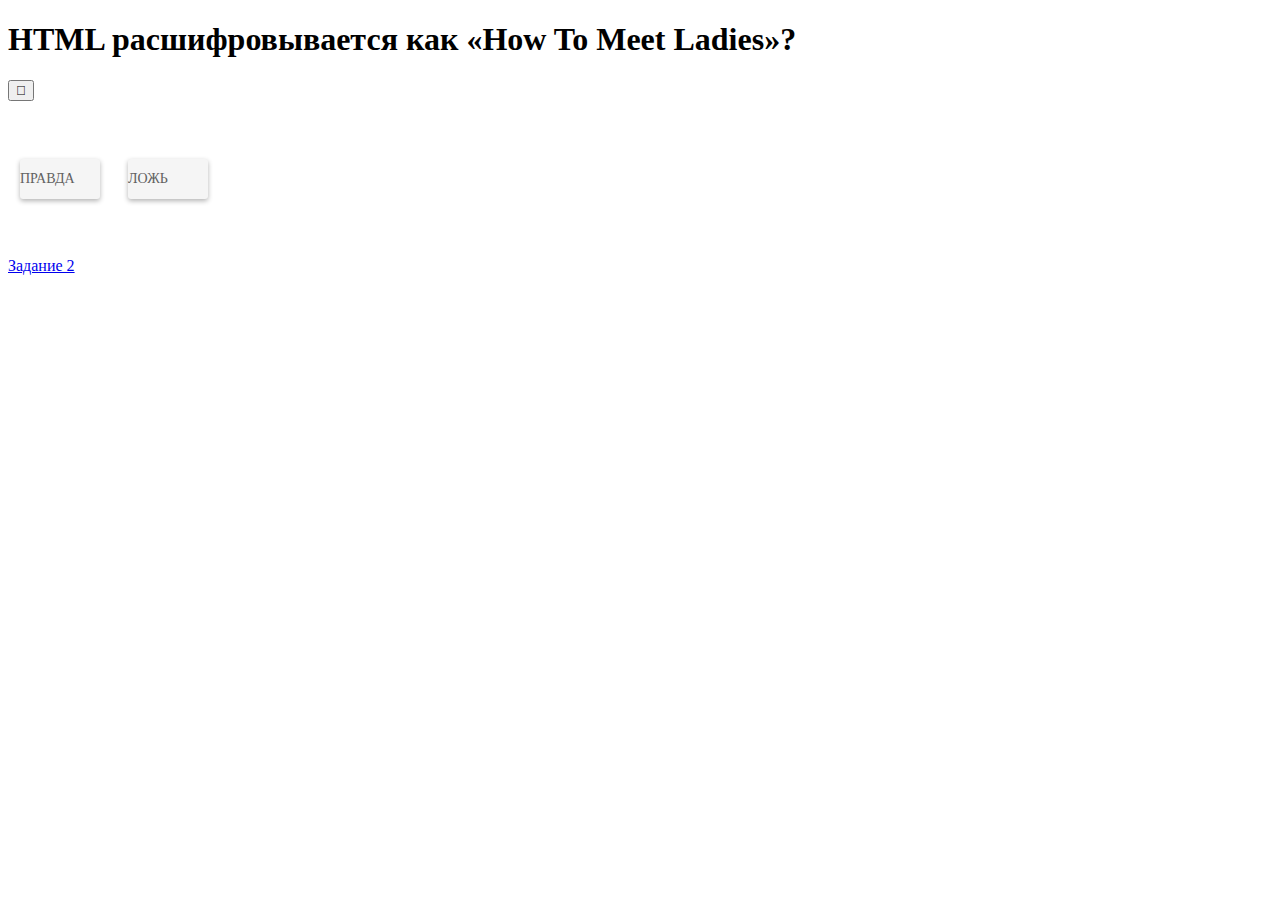
<file: markup/animation/index.html>
<!DOCTYPE html>
<html lang="ru">
  <head>
    <title>"Бумажные" кнопки</title>
    <meta charset="utf-8">
    <link rel="stylesheet" href="styles/index.css" type="text/css">
  </head>
  <body class="blue-theme">
    <section class="card">
      <h1 class="question"><span>HTML расшифровывается как «How To Meet Ladies»?</span></h1>
      <form class="answers" action="localhost" method="post">
        <button class="fab" type="submit">&#58882;</button>
        <div class="yes-no-selector">
          <div class="paper-btn paper-btn-true">
            
            <input type="radio" name="answer" id="yes-answer">
            <label for="yes-answer">Правда</label>
           
          </div>
          <div class="paper-btn paper-btn-false">
            
            <input type="radio" name="answer" id="no-answer">
            <label for="no-answer">Ложь</label>
           
          </div>
        </div>
      </form>
      <a href="pages/task2.html">Задание 2</a>
    </section>
  </body>
</html>
</file>
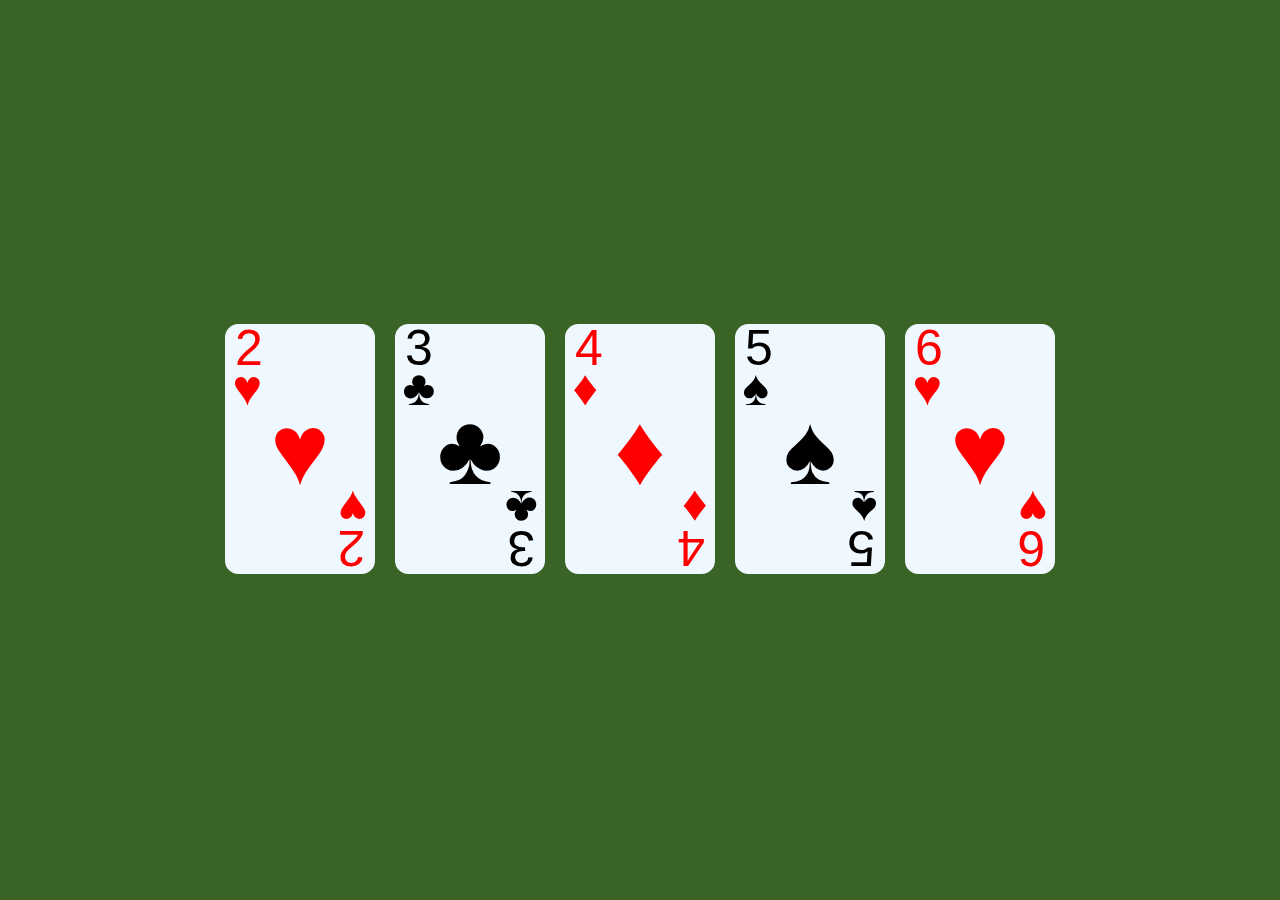
<file: markup/cards/index.html>
<!DOCTYPE html>
<html lang="en">
<head>
    <meta charset="UTF-8">
    <meta name="viewport" content="width=device-width, initial-scale=1.0">
    <link rel="stylesheet" href="styles/main.css" type="text/css">
    <title>Document</title>
</head>
<body>
    <div class="deck">
        <div class="card">
            <div class="suit red top" number = '2'>♥</div>
            <div class="suit red center">♥</div>
            <div class="suit red bottom" number = '2'>♥</div>
        </div>
    </div>
    <div class="deck">
        <div class="card">
            <div class="suit black top" number = '3'>♣</div>
            <div class="suit black center">♣</div>
            <div class="suit black bottom" number = '3'>♣</div>
        </div>
    </div>
    <div class="deck">
        <div class="card">
            <div class="suit red top" number = '4'>♦</div>
            <div class="suit red center">♦</div>
            <div class="suit red bottom" number = '4'>♦</div>
        </div>
    </div>
    <div class="deck">
        <div class="card">
            <div class="suit black top" number = '5'>♠</div>
            <div class="suit black center">♠</div>
            <div class="suit black bottom" number = '5'>♠</div>
        </div>
    </div>
    <div class="deck">
        <div class="card">
            <div class="suit red top" number = '6'>♥</div>
            <div class="suit red center">♥</div>
            <div class="suit red bottom" number = '6'>♥</div>
        </div>
    </div>
</body>
</html>
</file>
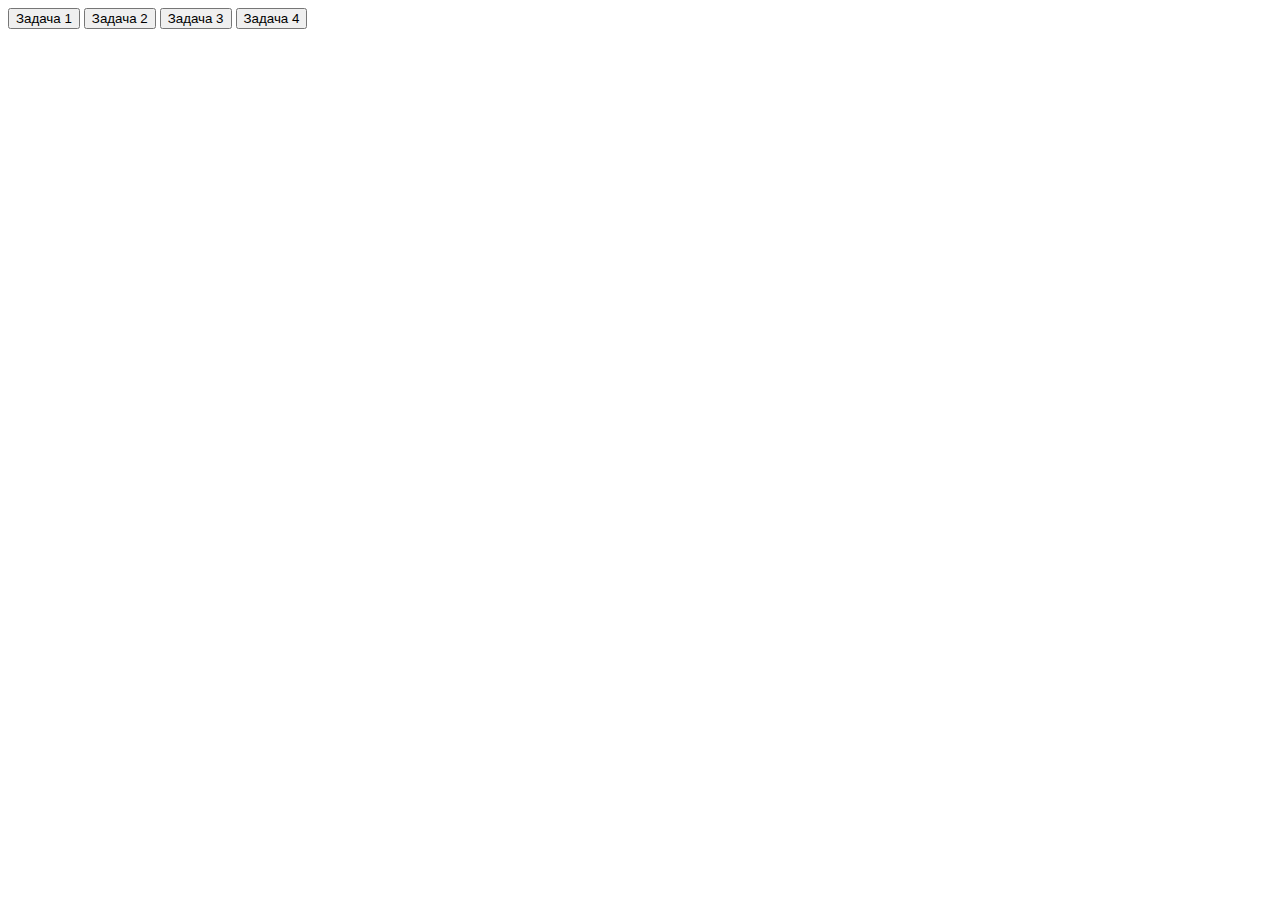
<file: markup/javascript_beginning/index.html>
<!DOCTYPE html>
<html>
<body>
  <button onclick="Task1()">Задача 1</button>
  <button onclick="Task2()">Задача 2</button>
  <button onclick="Task3()">Задача 3</button>
  <button onclick="Task4()">Задача 4</button>

  <script src="scripts/index.js">
  </script>
</body>
</html>
</file>
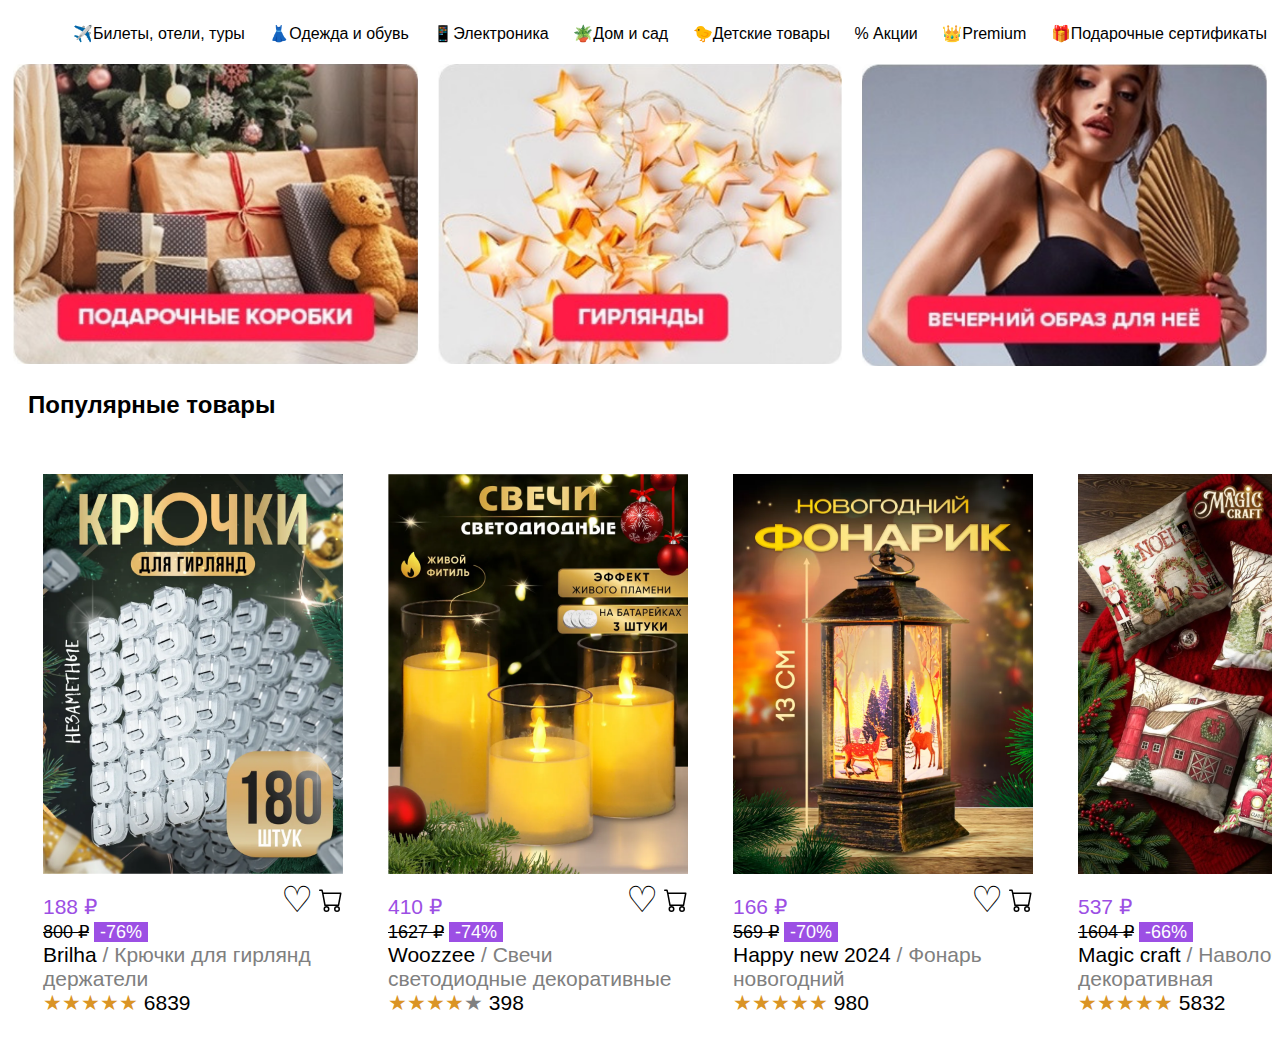
<file: markup/media/index.html>
<!DOCTYPE html>
<html lang="en">
<head>
    <meta charset="UTF-8">
    <meta name="viewport" content="width=device-width, initial-scale=1.0">
    <link rel="stylesheet" href="styles/main.css" type="text/css">
    <title>Document</title>
</head>
<body>
    <header>
        <nav>
            <input type="checkbox" id="ham-check" />
                <label for="ham-check" class="ham-button">
                    <span></span>
                </label>
                <ul class="header-links">
                    <li emoji = '✈️'>Билеты, отели, туры</li>
                    <li emoji = '👗'>Одежда и обувь</li>
                    <li emoji = '📱'>Электроника</li>
                    <li emoji = '🪴'>Дом и сад</li>
                    <li emoji = '🐤'>Детские товары</li>
                    <li emoji = '% '>Акции</li>
                    <li emoji = '👑'>Premium</li>
                    <li emoji = '🎁'>Подарочные сертификаты</li>
                </ul>
        </nav>
    </header>

    <main class="grid-container">
        <div class="grid-baner">
            <img src="images/present-boxes.png" class='baners-img'>
            <img src="images/lights.png" class='baners-img'>
            <img src="images/dresses.png" class='baners-img'>
        </div>
        <h2 class = "theme">Популярные товары</h2>
        <div class="products-container">
            <div class="card">
                <div class="image"><img src="images/1.jpg"></div>
                <div class="price-and-basket">
                    <div class="price"><p>188 &#8381;</p></div>
                    <div class="basket">
                        <span class='heart'>&#x2661;</span>
                        <svg xmlns="http://www.w3.org/2000/svg" width="24" height="24" fill="currentColor" class="bi bi-cart" viewBox="0 0 16 16">
                            <path d="M0 1.5A.5.5 0 0 1 .5 1H2a.5.5 0 0 1 .485.379L2.89 3H14.5a.5.5 0 0 1 .491.592l-1.5 8A.5.5 0 0 1 13 12H4a.5.5 0 0 1-.491-.408L2.01 3.607 1.61 2H.5a.5.5 0 0 1-.5-.5zM3.102 4l1.313 7h8.17l1.313-7H3.102zM5 12a2 2 0 1 0 0 4 2 2 0 0 0 0-4zm7 0a2 2 0 1 0 0 4 2 2 0 0 0 0-4zm-7 1a1 1 0 1 1 0 2 1 1 0 0 1 0-2zm7 0a1 1 0 1 1 0 2 1 1 0 0 1 0-2z"/>
                        </svg>
                    </div>
                </div>
                <div class="discount">
                    <span class="old-price">800 &#8381;</span> <span class="discount-value">-76%</span>
                </div>
                <div class="name">
                    <span class="maker">Brilha</span><span class="item-name"> / Крючки для гирлянд держатели</span>
                </div>
                <div class="rate"><span class="star-yellow">&starf;&starf;&starf;&starf;&starf;</span><span class="star-grey"></span> 6839</div>
            </div>

            <div class="card">
                <div class="image"><img src="images/2.jpg"></div>
                <div class="price-and-basket">
                    <div class="price"><p>410 &#8381;</p></div>
                    <div class="basket">
                        <span class='heart'>&#x2661;</span>
                        <svg xmlns="http://www.w3.org/2000/svg" width="24" height="24" fill="currentColor" class="bi bi-cart" viewBox="0 0 16 16">
                            <path d="M0 1.5A.5.5 0 0 1 .5 1H2a.5.5 0 0 1 .485.379L2.89 3H14.5a.5.5 0 0 1 .491.592l-1.5 8A.5.5 0 0 1 13 12H4a.5.5 0 0 1-.491-.408L2.01 3.607 1.61 2H.5a.5.5 0 0 1-.5-.5zM3.102 4l1.313 7h8.17l1.313-7H3.102zM5 12a2 2 0 1 0 0 4 2 2 0 0 0 0-4zm7 0a2 2 0 1 0 0 4 2 2 0 0 0 0-4zm-7 1a1 1 0 1 1 0 2 1 1 0 0 1 0-2zm7 0a1 1 0 1 1 0 2 1 1 0 0 1 0-2z"/>
                        </svg>
                    </div>
                </div>
                <div class="discount">
                    <span class="old-price">1627 &#8381;</span> <span class="discount-value">-74%</span>
                </div>
                <div class="name">
                    <span class="maker">Woozzee</span><span class="item-name"> / Свечи светодиодные декоративные</span>
                </div>
                <div class="rate"><span class="star-yellow">&starf;&starf;&starf;&starf;</span><span class="star-grey">&starf;</span> 398</div>
            </div>

            <div class="card">
                <div class="image"><img src="images/3.jpg"></div>
                <div class="price-and-basket">
                    <div class="price"><p>166 &#8381;</p></div>
                    <div class="basket">
                        <span class='heart'>&#x2661;</span>
                        <svg xmlns="http://www.w3.org/2000/svg" width="24" height="24" fill="currentColor" class="bi bi-cart" viewBox="0 0 16 16">
                            <path d="M0 1.5A.5.5 0 0 1 .5 1H2a.5.5 0 0 1 .485.379L2.89 3H14.5a.5.5 0 0 1 .491.592l-1.5 8A.5.5 0 0 1 13 12H4a.5.5 0 0 1-.491-.408L2.01 3.607 1.61 2H.5a.5.5 0 0 1-.5-.5zM3.102 4l1.313 7h8.17l1.313-7H3.102zM5 12a2 2 0 1 0 0 4 2 2 0 0 0 0-4zm7 0a2 2 0 1 0 0 4 2 2 0 0 0 0-4zm-7 1a1 1 0 1 1 0 2 1 1 0 0 1 0-2zm7 0a1 1 0 1 1 0 2 1 1 0 0 1 0-2z"/>
                        </svg>
                    </div>
                </div>
                <div class="discount">
                    <span class="old-price">569 &#8381;</span> <span class="discount-value">-70%</span>
                </div>
                <div class="name">
                    <span class="maker">Happy new 2024</span><span class="item-name"> / Фонарь новогодний</span>
                </div>
                <div class="rate"><span class="star-yellow">&starf;&starf;&starf;&starf;&starf;</span><span class="star-grey"></span> 980</div>
            </div>

            <div class="card">
                <div class="image"><img src="images/4.jpg"></div>
                <div class="price-and-basket">
                    <div class="price"><p>537 &#8381;</p></div>
                    <div class="basket">
                        <span class='heart'>&#x2661;</span>
                        <svg xmlns="http://www.w3.org/2000/svg" width="24" height="24" fill="currentColor" class="bi bi-cart" viewBox="0 0 16 16">
                            <path d="M0 1.5A.5.5 0 0 1 .5 1H2a.5.5 0 0 1 .485.379L2.89 3H14.5a.5.5 0 0 1 .491.592l-1.5 8A.5.5 0 0 1 13 12H4a.5.5 0 0 1-.491-.408L2.01 3.607 1.61 2H.5a.5.5 0 0 1-.5-.5zM3.102 4l1.313 7h8.17l1.313-7H3.102zM5 12a2 2 0 1 0 0 4 2 2 0 0 0 0-4zm7 0a2 2 0 1 0 0 4 2 2 0 0 0 0-4zm-7 1a1 1 0 1 1 0 2 1 1 0 0 1 0-2zm7 0a1 1 0 1 1 0 2 1 1 0 0 1 0-2z"/>
                        </svg>
                    </div>
                </div>
                <div class="discount">
                    <span class="old-price">1604 &#8381;</span> <span class="discount-value">-66%</span>
                </div>
                <div class="name">
                    <span class="maker">Magic craft</span><span class="item-name"> / Наволочка декоративная</span>
                </div>
                <div class="rate"><span class="star-yellow">&starf;&starf;&starf;&starf;&starf;</span><span class="star-grey"></span> 5832</div>
            </div>

            <div class="card">
                <div class="image"><img src="images/5.jpg"></div>
                <div class="price-and-basket">
                    <div class="price"><p>148 &#8381;</p></div>
                    <div class="basket">
                        <span class='heart'>&#x2661;</span>
                        <svg xmlns="http://www.w3.org/2000/svg" width="24" height="24" fill="currentColor" class="bi bi-cart" viewBox="0 0 16 16">
                            <path d="M0 1.5A.5.5 0 0 1 .5 1H2a.5.5 0 0 1 .485.379L2.89 3H14.5a.5.5 0 0 1 .491.592l-1.5 8A.5.5 0 0 1 13 12H4a.5.5 0 0 1-.491-.408L2.01 3.607 1.61 2H.5a.5.5 0 0 1-.5-.5zM3.102 4l1.313 7h8.17l1.313-7H3.102zM5 12a2 2 0 1 0 0 4 2 2 0 0 0 0-4zm7 0a2 2 0 1 0 0 4 2 2 0 0 0 0-4zm-7 1a1 1 0 1 1 0 2 1 1 0 0 1 0-2zm7 0a1 1 0 1 1 0 2 1 1 0 0 1 0-2z"/>
                        </svg>
                    </div>
                </div>
                <div class="discount">
                    <span class="old-price">472 &#8381;</span> <span class="discount-value">-67%</span>
                </div>
                <div class="name">
                    <span class="maker">ЗОЛОТАЯ СКАЗКА</span><span class="item-name"> / Наклейки интерьерные новогодние</span>
                </div>
                <div class="rate"><span class="star-yellow">&starf;&starf;&starf;</span><span class="star-grey">&starf;&starf;</span> 192</div>
            </div>
        </div>
    </main>
</body>
</html>
</file>
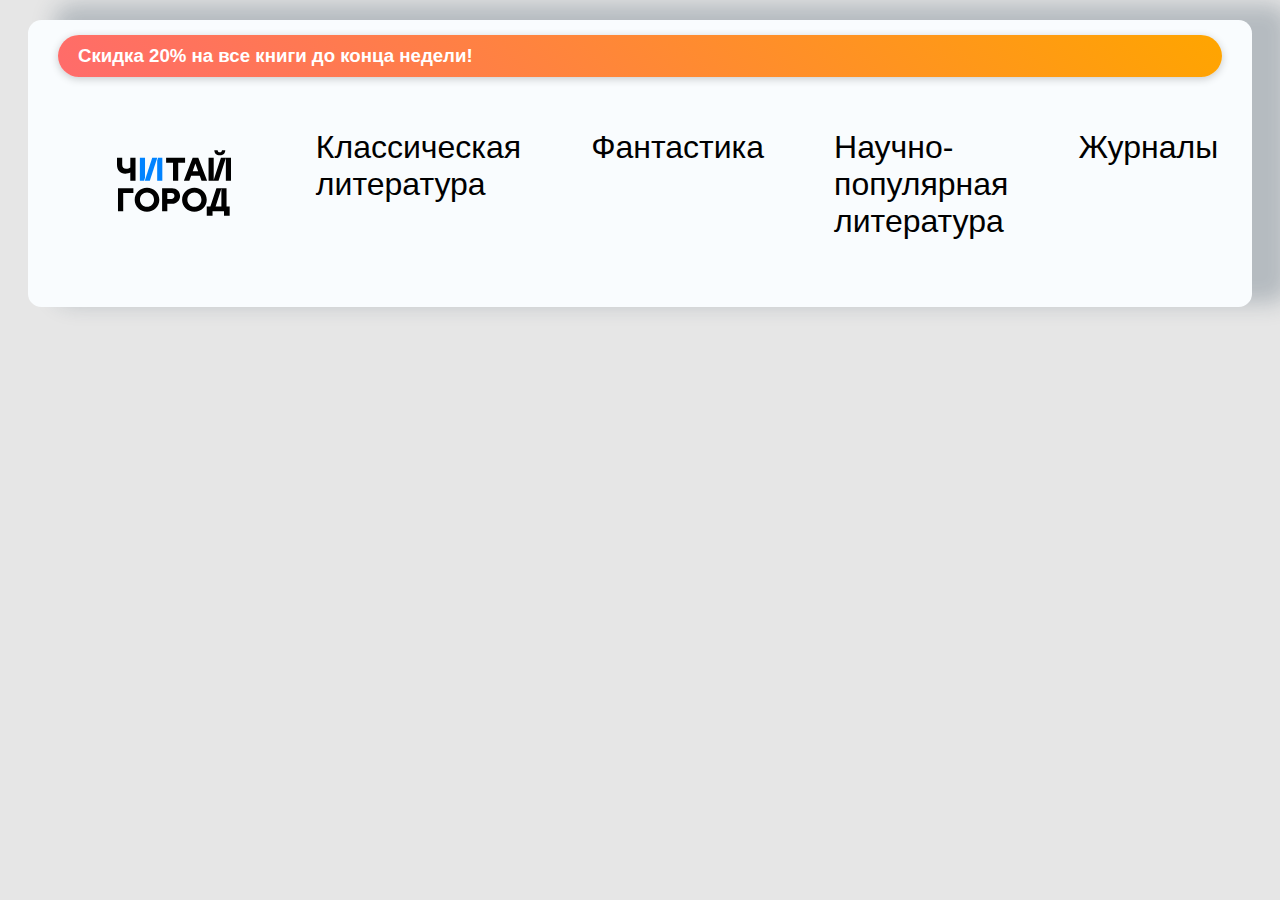
<file: markup/pseudo-classes/index.html>
<!DOCTYPE html>
<html>
    <head>
        <meta charset="utf-8">
                <link href="styles/main.css" rel="stylesheet" type = "text/css">
        <title>Псевдоклассы</title>

    </head>
    <body>
		<header>
			<nav>
				<div class="header-ad-banner">
                    <span>Скидка 20% на все книги до конца недели!</span>
                </div>
                <ul class="main-menu">
					<li>
                        <svg width="114" height="68" viewBox="0 0 57 34" fill="none" class="header-logo">
                            <path d="M.496 19.585v11.488H3.1v-9.017h5.095v-2.47H.496Z" fill="#000"></path>
                            <path d="M15.005 19.343c-3.453 0-6.157 2.63-6.157 5.986s2.704 5.985 6.157 5.985 6.157-2.629 6.157-5.985c0-3.357-2.704-5.986-6.157-5.986Zm3.507 5.986c0 1.988-1.541 3.546-3.507 3.546-1.966 0-3.523-1.556-3.523-3.546 0-1.99 1.547-3.563 3.523-3.563 1.975 0 3.507 1.565 3.507 3.563Z" fill="#000"></path>
                            <path d="M27.5 19.585h-4.945v11.488h2.603v-3.704H27.5c2.303 0 4.04-1.674 4.04-3.892 0-2.217-1.698-3.892-4.04-3.892Zm1.226 3.892c0 .828-.68 1.502-1.517 1.502H25.16v-3.002h2.05a1.51 1.51 0 0 1 1.516 1.502" fill="#000"></path>
                            <path d="M38.708 19.343c-3.453 0-6.157 2.63-6.157 5.986s2.704 5.985 6.157 5.985 6.157-2.629 6.157-5.985c0-3.357-2.704-5.986-6.157-5.986Zm3.507 5.986c0 1.988-1.541 3.546-3.507 3.546-1.966 0-3.523-1.556-3.523-3.546 0-1.99 1.548-3.563 3.523-3.563 1.976 0 3.507 1.565 3.507 3.563Z" fill="#000"></path>
                            <path d="M54.766 28.777v-9.192h-5.06l-3.022 9.192H44.87v4.613h2.902v-2.315H53.5v2.315h2.833v-4.613h-1.567ZM52.2 19.809l-.005 8.915h-2.891l2.894-8.915h.002Z" fill="#000"></path>
                            <path d="M6.656 4.378v4.884c-.435.327-1.24.669-2.042.669-1.258 0-2.01-.76-2.01-2.032V4.378H0v3.521c0 2.747 1.584 4.455 4.135 4.455.958 0 1.935-.282 2.52-.573v4.08H9.26V4.378H6.656Z" fill="#000"></path>
                            <path d="M24.559 4.376v2.47h3.447v9.014h2.603V6.847h3.432v-2.47h-9.482Z" fill="#000"></path>
                            <path d="M40.645 4.376H37.84L33.426 15.86h2.731l.898-2.543h4.323l.902 2.543h2.762L40.645 4.376Zm-.067 6.688H37.85l1.36-3.853 1.368 3.853Z" fill="#000"></path>
                            <path d="M14.016 4.376h-2.575V15.86h2.077l.49-1.51.008-9.974Z" fill="#0083FF"></path>
                            <path d="m20.534 4.376-.438 1.351-.006 10.133h2.573V4.376h-2.13Z" fill="#0083FF"></path>
                            <path d="M13.89 15.86h2.515l3.728-11.484h-2.516L13.89 15.86Z" fill="#0083FF"></path>
                            <path d="M51.401 3.17c1.72 0 2.738-1.127 2.738-2.56h-1.656c0 .612-.415 1.063-1.081 1.063-.667 0-1.067-.451-1.067-1.063h-1.67c0 1.433 1.034 2.56 2.738 2.56" fill="#000"></path>
                            <path d="m51.97 4.376-3.622 11.15.006-11.15H45.78V15.86h4.979l3.672-11.317-.006 11.317h2.573V4.376h-5.03Z" fill="#000"></path>
                        </svg>
                    </li>
                    <li>
                        Классическая литература
						<ul class="sub-menu">
							<li>Русская классика</li>
							<li>Английская классика</li>
							<li>Немецкая классика</li>
						</ul>
					</li>
					<li>Фантастика
						<ul class="sub-menu">
							<li>Научная фантастика</li>
							<li>Фэнтези</li>
							<li>Юмористическое фентэзи</li>
						</ul>
					</li>
                    <li>Научно-популярная литература
						<ul class="sub-menu">
							<li>Информатика</li>
							<li>Биология</li>
							<li>Физика</li>
						</ul>
					</li>
                    <li>Журналы
						<ul class="sub-menu">
							<li>Детские журналы</li>
							<li>Технические журналы</li>
							<li>IT</li>
						</ul>
					</li>
				</ul>
			</nav>
		</header>
	</body>
</html>
</file>
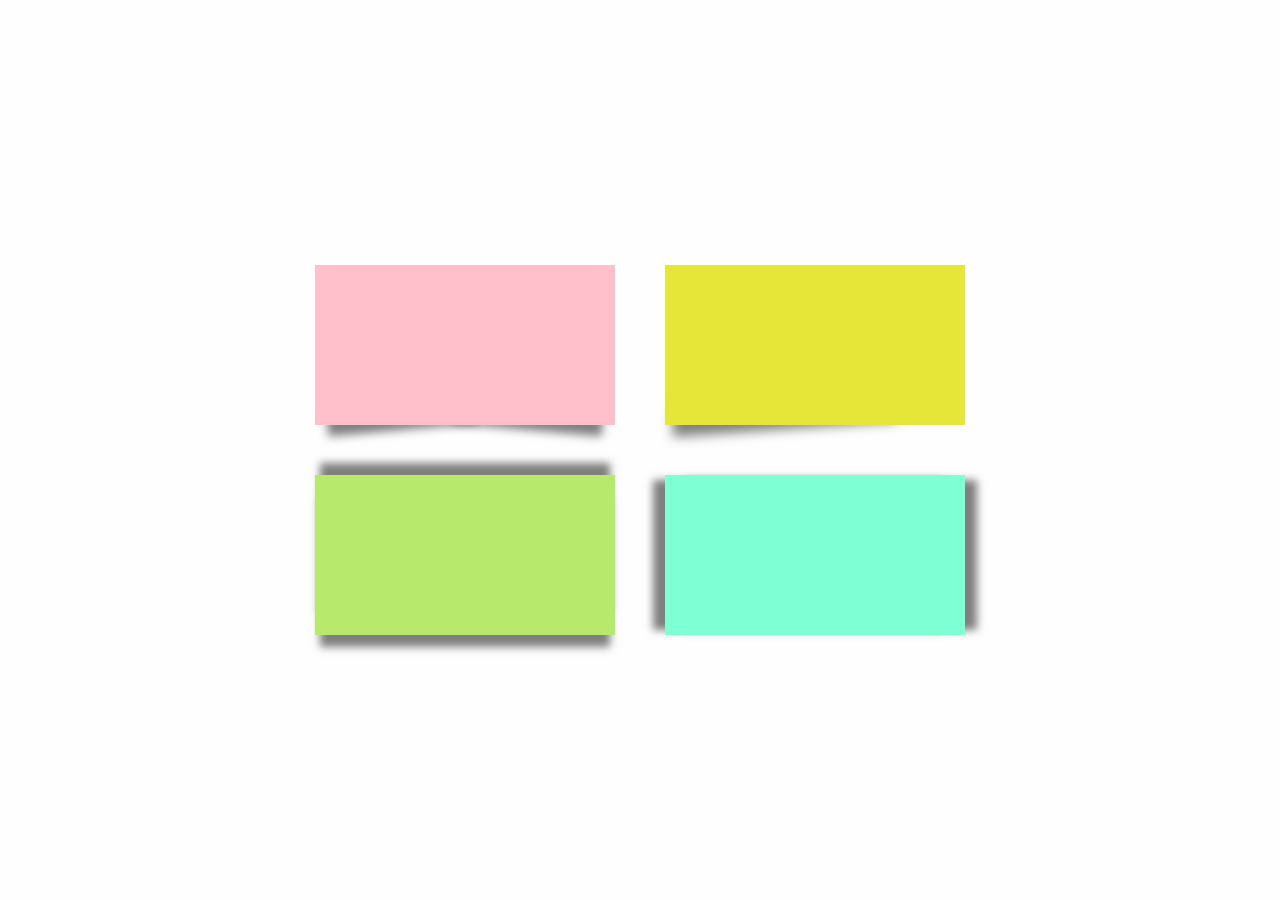
<file: markup/shadows/index.html>
<html lang="ru">
    <head>
    <meta charset="UTF-8">
    <meta name="viewport" content="width=device-width, initial-scale=1.0">
    <link rel="stylesheet" href="styles/index.css" type="text/css">
    <title>Document</title>
    <style>

    </style>
</head>
<body>

    <div class="container">
        <div class="box shadow-1">
        </div>

        <div class="box shadow-2">
        </div>

        <div class="box shadow-3">
        </div>

        <div class="box shadow-4">
        </div>
    </div>


</body></html>
</file>
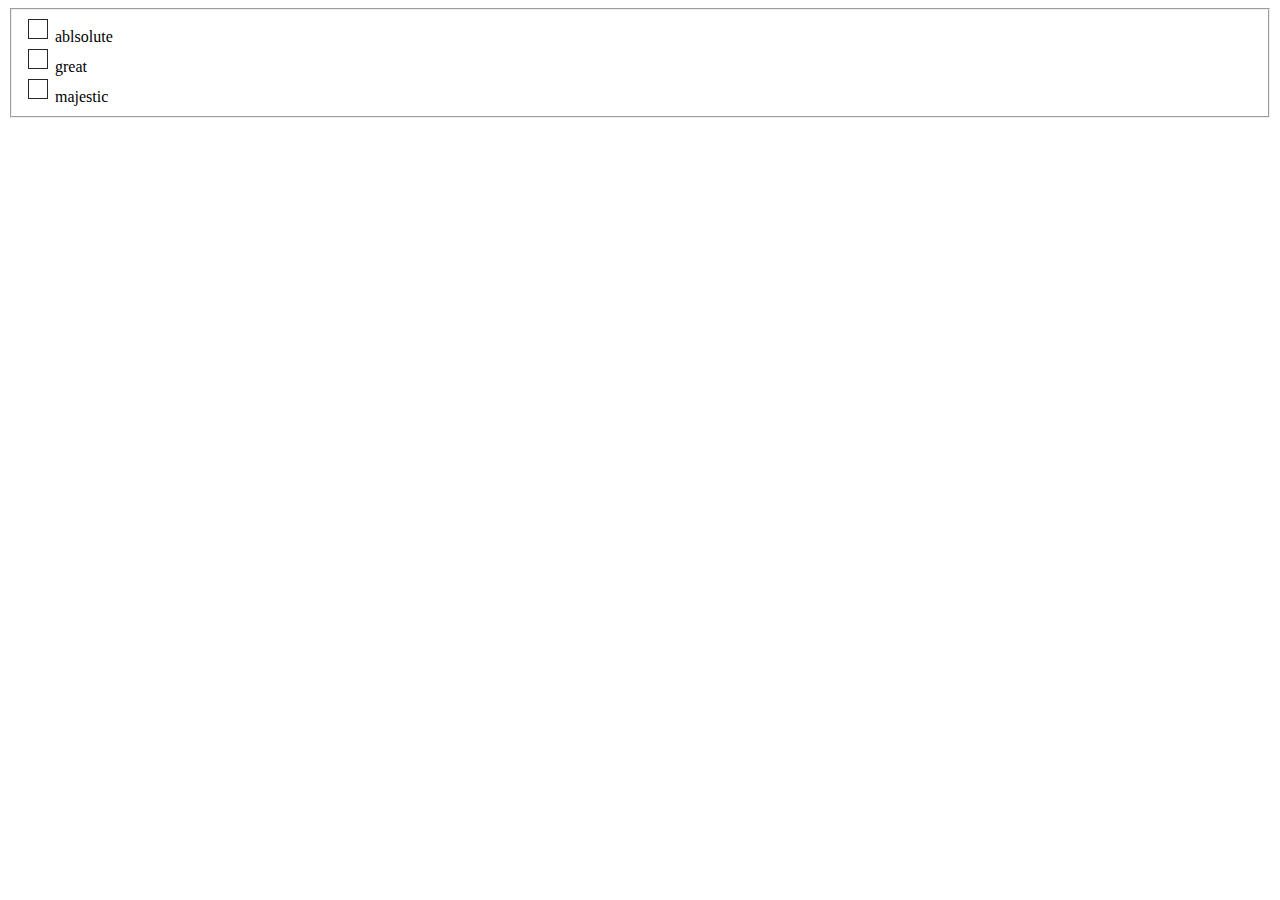
<file: markup/animation/pages/task2.html>
<!DOCTYPE html>
<html lang="en">
<head>
    <meta charset="UTF-8">
    <meta name="viewport" content="width=device-width, initial-scale=1.0">
    <link rel="stylesheet" href="../styles/task2.css" type="text/css">
    <title>Document</title>
</head>
<body>
    <fieldset>
        <div>
            <input type="checkbox" id="ablsolute" name="ablsolute"/>
            <label for="ablsolute">ablsolute</label>
        </div>

        <div>
            <input type="checkbox" id="great" name="great" />
            <label for="great">great</label>
        </div>

        <div>
            <input type="checkbox" id="majestic" name="majestic" />
            <label for="majestic">majestic</label>
        </div>
    </fieldset>
</body>
</html>
</file>
<file: markup/animation/styles/index.css>
.paper-btn {
  display: inline-block;
  margin: 58px 12px;
}

.paper-btn label {
  display: inline-block;
  width: 80px;
  border-radius: 3px;
  background-color: #f5f5f5;
  box-shadow: 0 2px 5px rgba(0, 0, 0, 0.3);
  color: #616161;
  text-transform: uppercase;
  font-size: 14px;
  line-height: 40px;
  cursor: pointer;
}
.paper-btn input {
  display: none;
}
.paper-btn-true input:checked ~ label {
  background-color: #38e14f;
  color: aliceblue;
  box-shadow: 7px -7px 8px 0px rgba(34, 60, 80, 0.2);
  transition: box-shadow 0.3s cubic-bezier(0.4, 0, 0.2, 1);
}
.paper-btn-false input:checked ~ label {
  background-color: #fc5f5f;
  color: aliceblue;
  box-shadow: 7px -7px 8px 0px rgba(34, 60, 80, 0.2);
  transition: box-shadow 0.3s cubic-bezier(0.4, 0, 0.2, 1);
}
</file>
<file: markup/cards/styles/main.css>
body{
    font-family: 'Lucida Sans', 'Lucida Sans Regular', 'Lucida Grande', 'Lucida Sans Unicode', Geneva, Verdana, sans-serif;
    background-color: rgb(58, 99, 38);
    display: flex;
    justify-content: center;
    align-items: center;
    min-height: 98vh;
    flex-wrap: wrap;
    gap: 20px;
}
.deck{
    display: inline-block;
}
.red{
    color: red;
}
.black{
    color: black;
}
.top{
    position: absolute;
    top: 35px;
    left: 7.5px;
}
.top,.bottom{
    font-size: 50px;
}
.bottom{
    position: absolute;
    bottom: 37.5px;
    right: 7.5px;
    rotate: 180deg;
}
.bottom::before,
.top::before{
    display:block;
    position: absolute;
    left: 2.5px;
    content: attr(number);
}
.center{
    font-size: 100px;
    align-self: center;
}
.top::before{
    top: -40px;
}
.bottom::before{
    top: -40px;
    left: 2.5px;
}
.card{
    height: 250px;
    width: 150px;
    border: 0px solid;
    border-radius: 10pt;
    background-color: aliceblue;
    display: flex;
    position: relative;
    justify-content: center;
    cursor: pointer;
    transition: 0.4s;
}
.card:hover{
    transform: translateY(-30px);
    transition: transform 0.4s;
}
</file>
<file: markup/media/styles/main.css>
body{
        font-family: 'Lucida Sans', 'Lucida Sans Regular', 'Lucida Grande', 'Lucida Sans Unicode', Geneva, Verdana, sans-serif;
    }
    header{
        display: flex;
        justify-content: center;
    }
    #ham-check{
        display: none;
    }
    .header-links{
        display: block;
    }
    .header-links > li{
        display: inline-block;
        margin-left: 20px;
        text-align: center;
        cursor: pointer;
    }
    .header-links > li::before{
        content: attr(emoji);
    }

    .baners-img{
        width: 100%;
        border: 0px solid;
        border-radius: 5pt;
    }
    .grid-baner{
        display: grid;
        grid-template-columns: auto auto auto;
        padding: 5px;
        grid-gap: 20px;
    }

    .theme{
        margin: 20px;
        font-weight: 700;
    }
    .products-container {
        display: flex;
        overflow-x: auto;
        gap: 15px;
        padding: 20px;
        scrollbar-width: thin;
    }
    .grid-container{
        display: grid;
        grid-template-rows: auto auto auto;
    }
    img{
        width: 300px;
    }
    .card {
        width: 300px;
        display: flex;
        flex-direction: column;
        font-size: 21px;
        margin: 15px;
    }

    .price-and-basket {
        justify-content: space-between;
        display: flex;
        align-items: center;
        width: 100%;
    }


    p, span, svg {
        margin: 0;
    }

    .heart {
        font-size: 36px;
    }

    .heart:hover {
        cursor: pointer;
        color: red;
    }

    .price {
        margin-top: 15px;
        color: rgb(156, 79, 228);
    }

    .old-price {
        text-decoration: line-through;
    }

    .discount {
        font-size: 18px;
    }

    .discount-value {
        padding-left: 6px;
        padding-right: 6px;
        color: white;
        background-color: rgb(156, 79, 228);
    }

    .item-name {
        color: grey;
    }

    .star-yellow {
        color: rgb(218, 148, 37);
    }

    .star-grey {
        color: grey;
    }

@media (max-width: 999px) {
    .header-links > li{
        display: block;
        margin-left: 0px;
        cursor: pointer;
    }
    .grid-container{
        margin-top: 50px;
    }
    .header-links {
        position: fixed;
        width: 300px;
        height:100vh;
        padding:10px;
        padding-left: 30px;
        background-color: rgb(120, 190, 206);
        list-style: none;
        top: 50px;
        left:-100%;
        visibility:hidden;
        transition-duration:1s;
    }

    nav {
    position: relative;
    width: 100%;
    max-width: 1200px;
    }

    .header-links li{
        margin-top: 10px;
    }

    #ham-check{
        opacity:0;
    }

    .ham-button{
        display:block;
        position: absolute;
        width:40px;
        height: 40px;
        left: 20px;
        top: 10px;
    }

    .ham-button>span::after,
    .ham-button>span::before,
    .ham-button>span{
        display:block;
        position:absolute;
        width:45px;
        height: 9px;
        background-color:darkcyan;
        transition-duration:1s;
    }

    .ham-button > span::before{
        top:-15px;
        content:"";
        transition-duration:1s;
    }

    .ham-button > span::after{
        top:15px;
        content:"";
        transition-duration:1s;
    }

    #ham-check:checked ~ .header-links{
        left:0;
        visibility:visible;
        position: fixed;
        transition-duration:1s;
    }

    #ham-check:checked ~ .ham-button > span::after{
        top:0px;
        rotate: 90deg;
        transition-duration:1s;
    }
    #ham-check:checked ~ .ham-button > span{
        rotate: -45deg;
        transition-duration:1s;
    }
    #ham-check:checked ~ .ham-button > span::before{
        top:0;
        transition-duration:1s;
    }
}
@media (max-width:700px) {
    .products-container {
        display: flex;
        flex-direction: column;
        align-items: center;
    }
    .grid-baner{
        display: flex;
        overflow-x: auto;
        gap: 15px;
        padding: 20px;
        scrollbar-width: thin;
    }
    img{
        width: 250px;
    }
}
</file>
<file: markup/pseudo-classes/styles/main.css>
body{
	font-size: 24pt;
    background-color: rgb(230, 230, 230);
    font-family: 'Lucida Sans', 'Lucida Sans Regular', 'Lucida Grande', 'Lucida Sans Unicode', Geneva, Verdana, sans-serif;
}

ul{list-style: none;}

header{
    background-color: rgb(249, 252, 254);
    border: 0px solid;
    border-radius: 10pt;
    box-shadow: 32px -10px 22px 6px rgba(34, 60, 80, 0.25);
    padding: 15px 30px;
    margin: 20px;
}

.header-logo{
    margin: 15px;
    margin-top: 20px;
    float: left;
}
.header-ad-banner{
    font-size: 14pt;
    background: linear-gradient(45deg, rgb(255, 107, 107), rgb(255, 165, 0));
    padding: 10px 20px;
    border-radius: 25px;
    color: white;
    font-weight: bold;
    box-shadow: 0 2px 8px rgba(0,0,0,0.2);
}
.sub-menu{
	display: none;
}
.sub-menu li:hover {
    color: rgb(0, 131, 255);
}
.main-menu{
	list-style: none;
	display: flex;
	justify-content: center;
    gap: 30px;
}
.main-menu>li{
	margin: 10px;
	padding: 10px;
}
.main-menu li:hover>.sub-menu{
	display: block;
    cursor: pointer;
}
</file>
<file: markup/shadows/styles/index.css>
body {
    background-color: #fefeff;
    display: flex;
    justify-content: center;
    align-items: center;
    min-height: 95vh;
}
.container {
    display: grid;
    grid-template-columns: 1fr 1fr;
    gap: 50px;
    padding: 40px;
}
.box {
    width: 300px;
    height: 160px;
    background: #fff;
    display: flex;
    justify-content: center;
    position: relative;
    cursor: pointer;
}
.shadow-1 {
    background-color: pink; 
}
.shadow-1::before, 
.shadow-1::after {
    content: "";
    position: absolute;
    z-index: -1;
    bottom: 15px; 
    left: 10px;
    width: 50%;
    height: 20%;
    max-width: 300px;
    box-shadow: 0 20px 10px rgba(0, 0, 0, 0.5);
    transform: rotate(-5deg);
}
.shadow-1::after {
    left: auto;
    right: 10px;
    transform: rotate(5deg);
}
.shadow-2 {
    background-color: rgb(230, 230, 57);
}
.shadow-2::before {
    content: "";
    position: absolute;
    z-index: -1;
    bottom: 14px;
    left: 8px;
    width: 75%;
    height: 20%;
    box-shadow: 0 18px 12px rgba(0, 0, 0, 0.5);
    transform: rotate(-4deg) skew(-5deg);
}
.shadow-3 {
    background-color: rgb(183, 233, 109);
    box-shadow: 0px 17px 8px -5px rgba(0, 0, 0, 0.5),0px -17px 8px -5px rgba(0, 0, 0, 0.5);
}
.shadow-4 {
    background-color: aquamarine;
    box-shadow: 17px 0px 8px -5px rgba(0, 0, 0, 0.5), -17px 0px 8px -5px rgba(0, 0, 0, 0.5);
}
</file>
<file: markup/animation/styles/task2.css>
div{
    user-select: none;
}
label{
    cursor: pointer;
}
input{
    appearance: none;
    height: 20px;
    width: 20px;
    position: relative;
    background-color: transparent;
    border: 1px solid #272727;
}
@keyframes tick1{
    from{
        height: 0px;
    }
    to{
        height: 12px;
    }
}
@keyframes tick2{
    from{
        height: 0px;
    }
    to{
        height: 20px;
    }
}
input:checked::before{
    content: "";
    width: 5px;
    height: 20px;
    left: 10px;
    bottom: -2px;
    background-color: greenyellow;
    position: absolute;
    animation-name: tick2;
    animation-duration: 2s;
    rotate: 45deg;
}
input:checked{
    border: 0px solid #272727;
}
input:checked::after{
    content: "";
    width: 5px;
    height: 12px;
    left: 0.8px;
    bottom: -2px;
    background-color: greenyellow;
    position: absolute;
    rotate: 135deg;
    animation-name: tick1;
    animation-duration: 2s;
}
</file>
